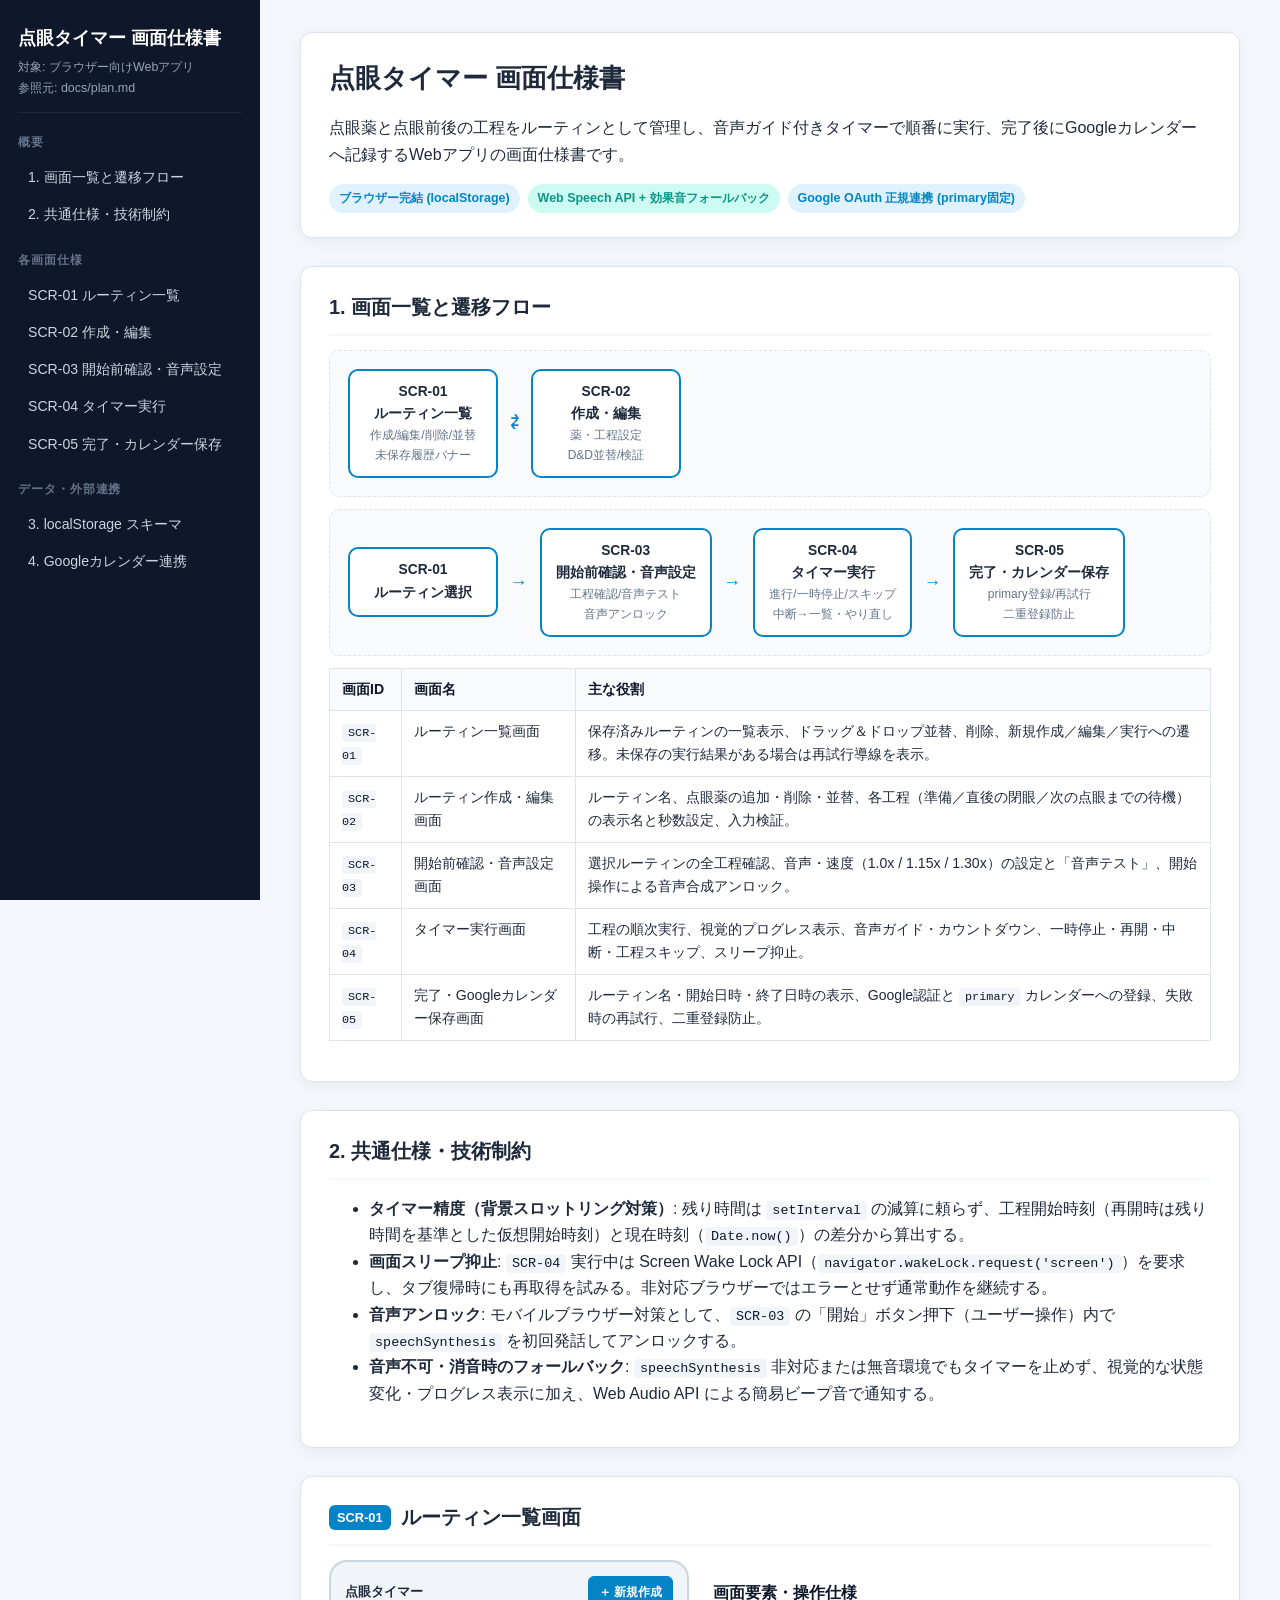
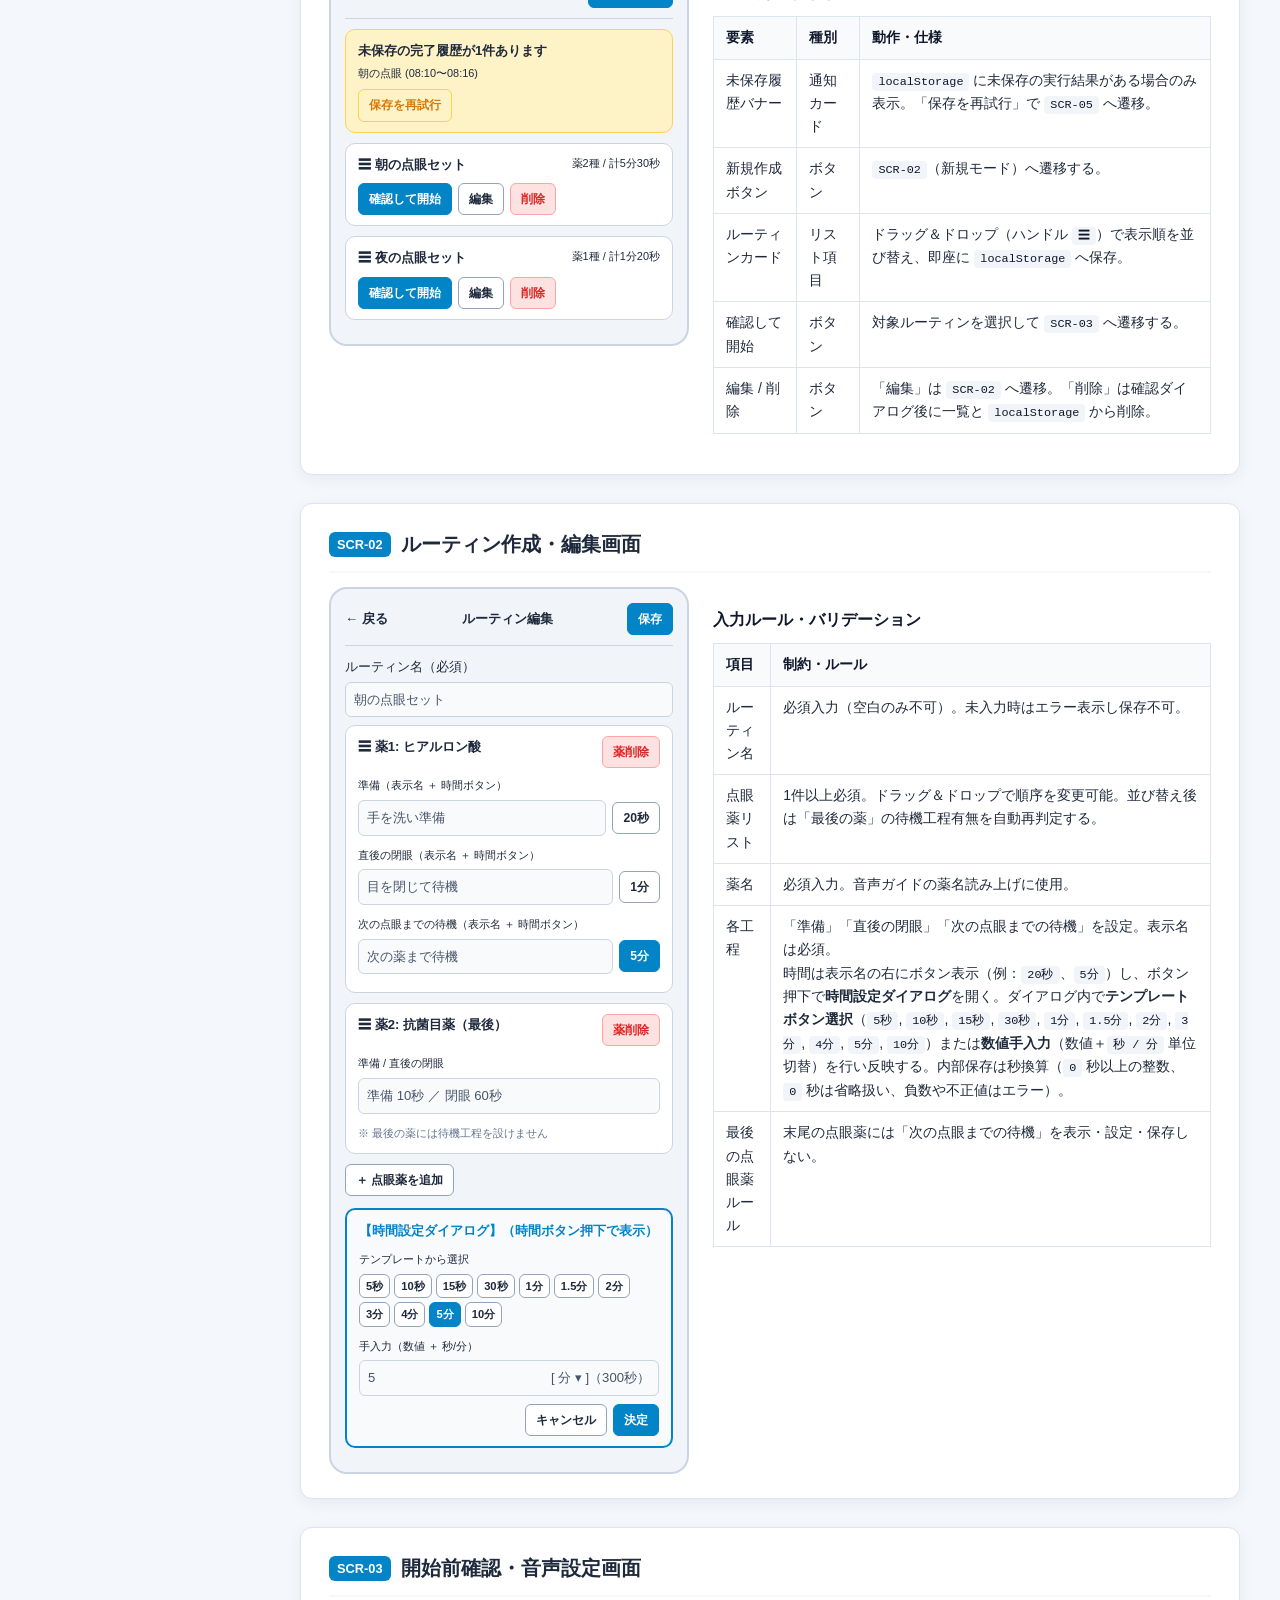
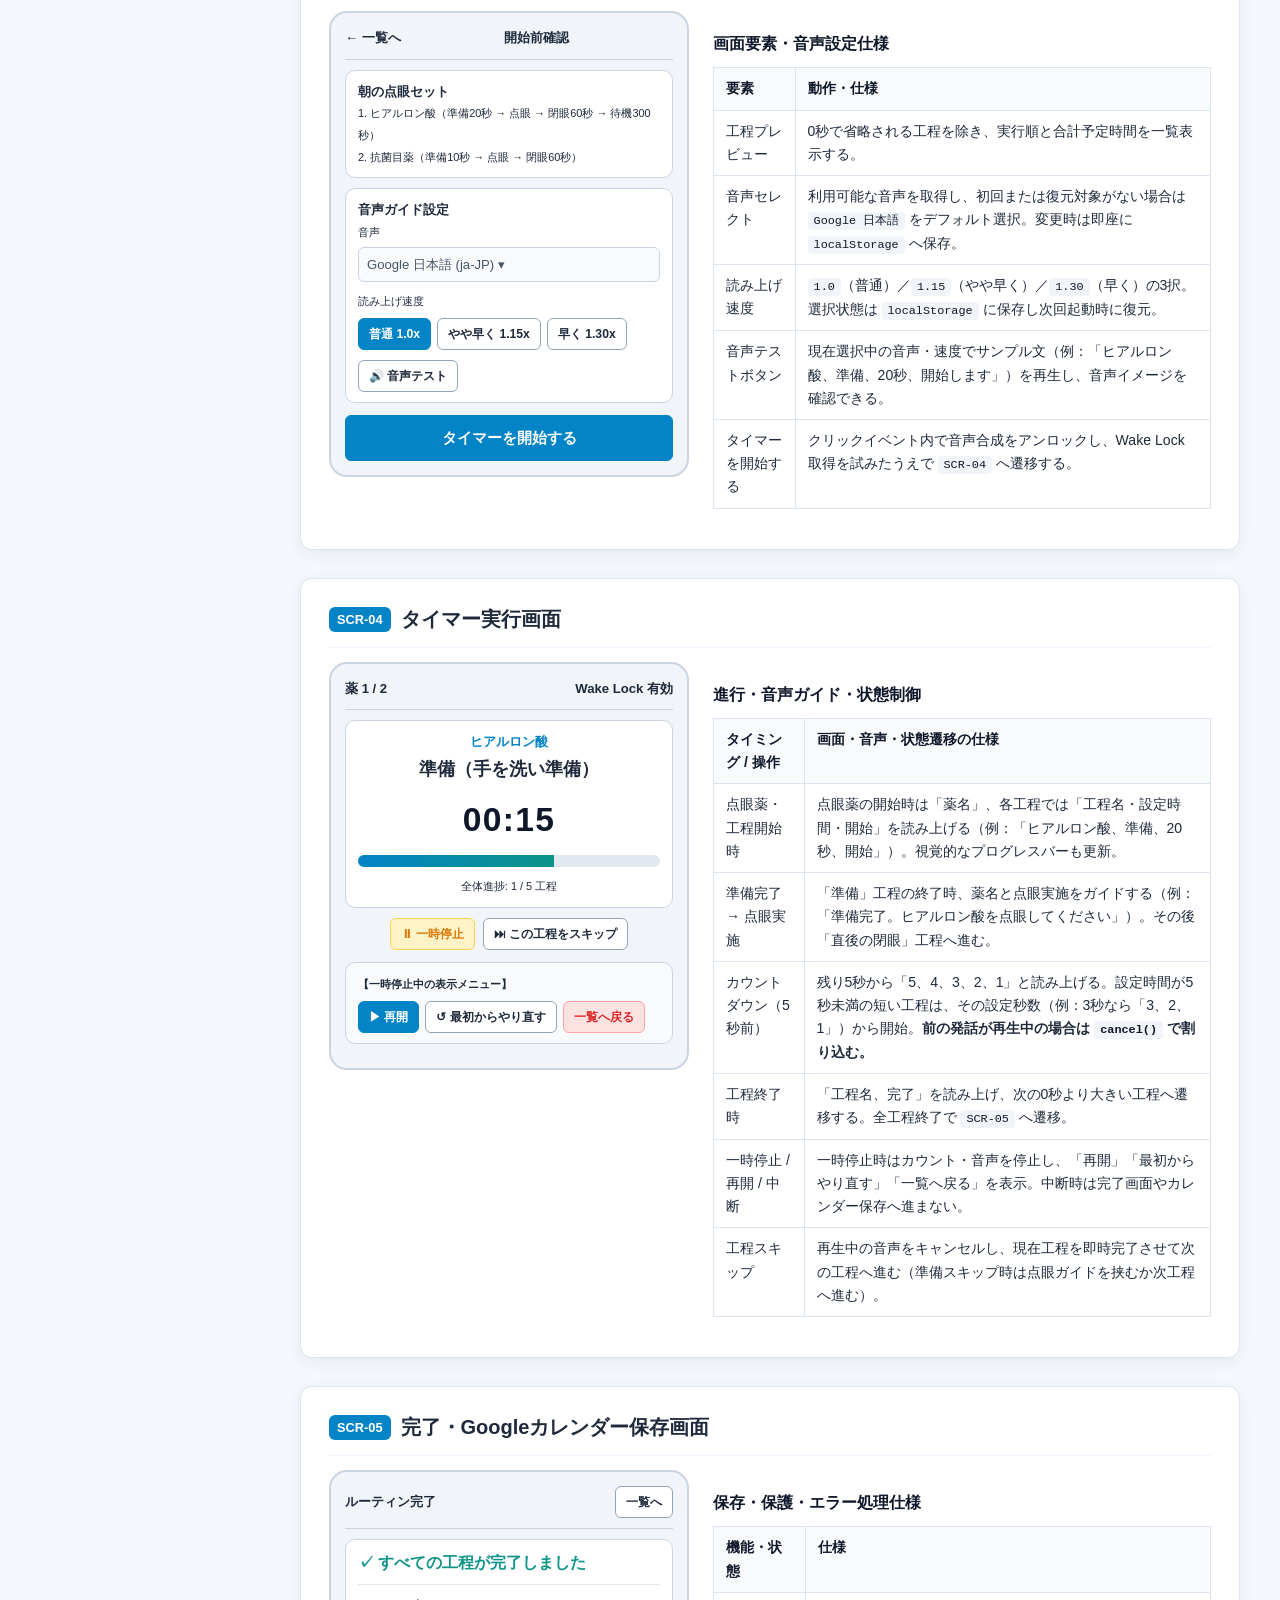
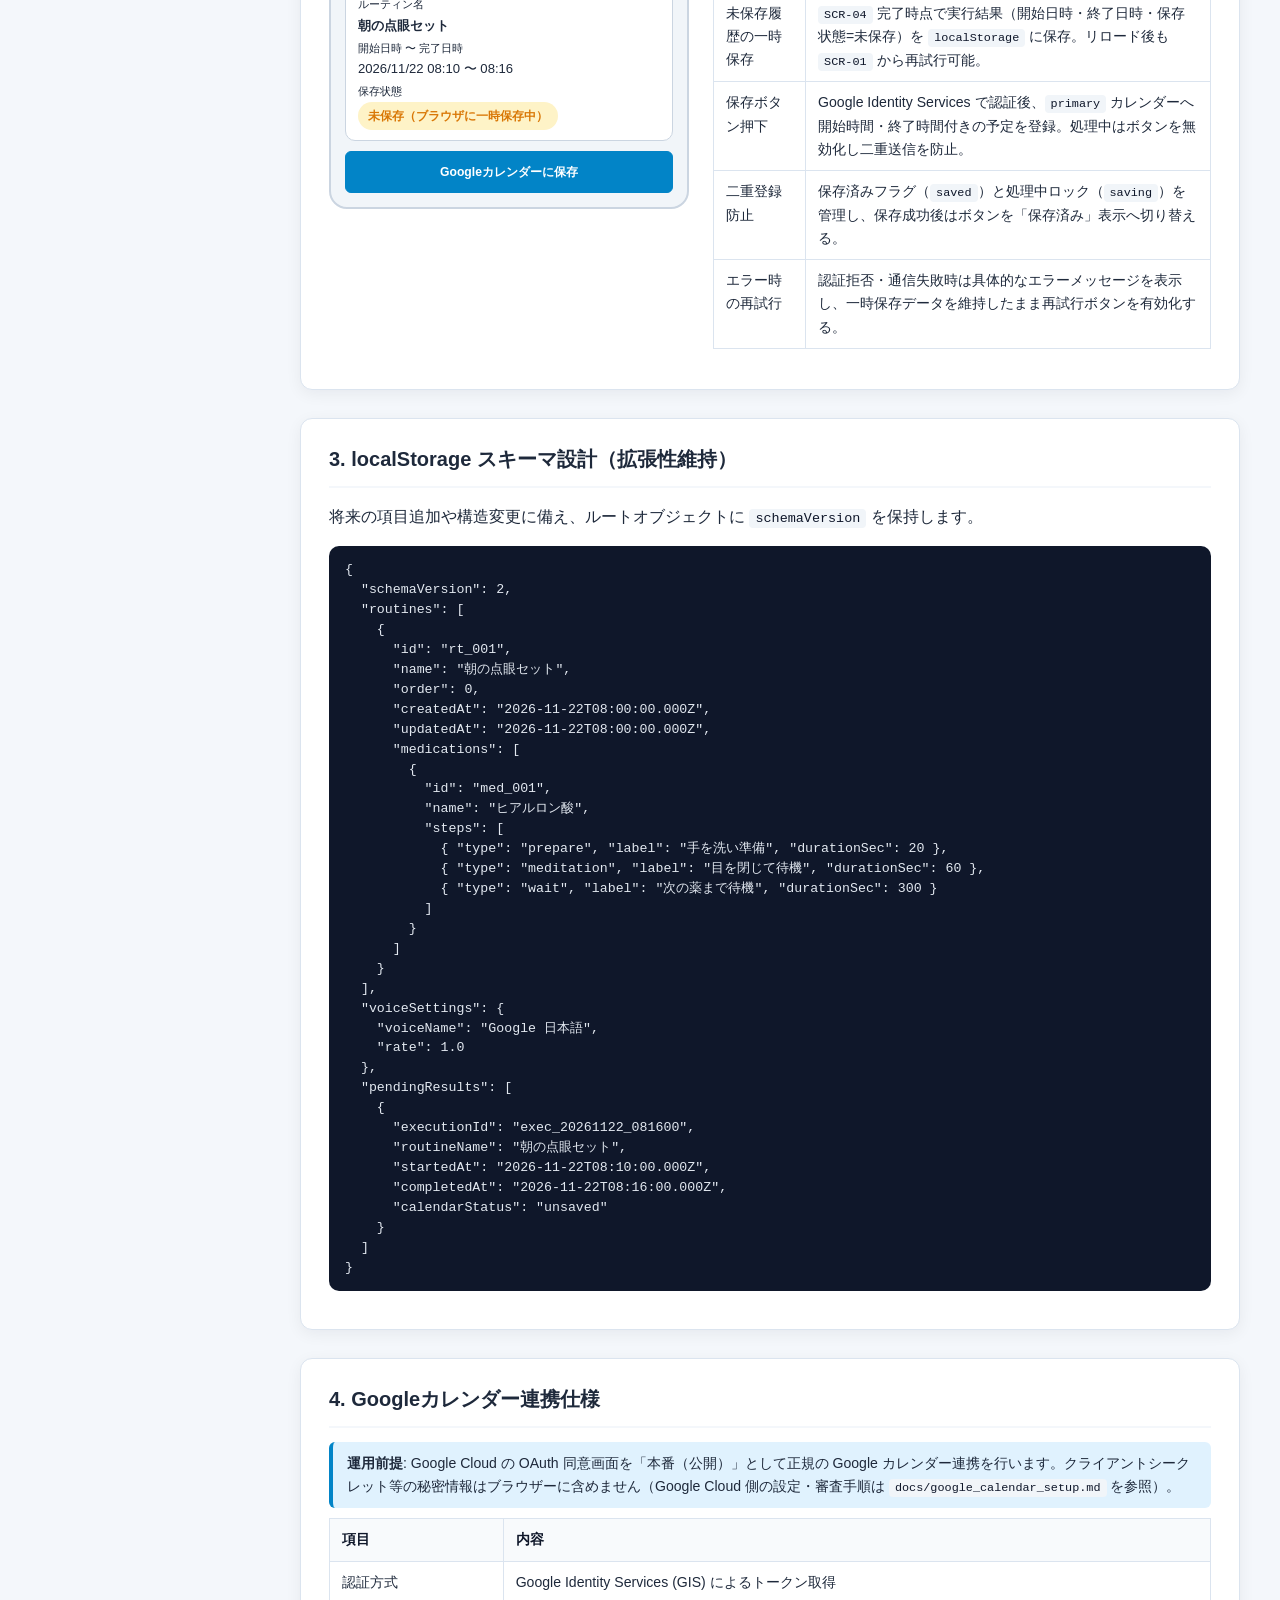
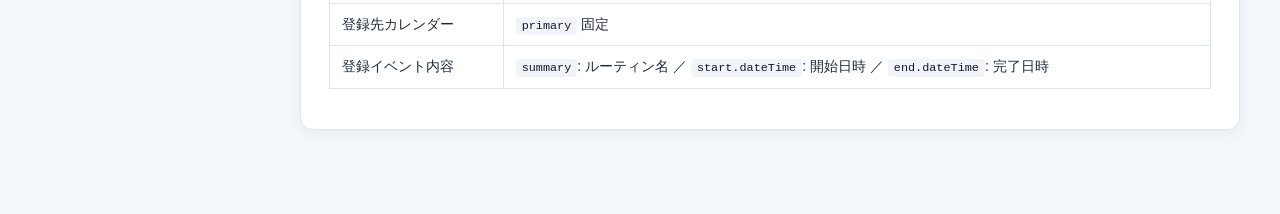
<file: docs/screen_spec.html>
<!DOCTYPE html>
<html lang="ja">
<head>
  <meta charset="UTF-8">
  <meta name="viewport" content="width=device-width, initial-scale=1.0">
  <title>点眼タイマー 画面仕様書</title>
  <style>
    :root {
      --bg: #f4f7fb;
      --surface: #ffffff;
      --surface-alt: #f8fafc;
      --border: #dbe4ef;
      --text: #1e293b;
      --text-muted: #64748b;
      --primary: #0284c7;
      --primary-light: #e0f2fe;
      --accent: #0d9488;
      --accent-light: #ccfbf1;
      --warn: #d97706;
      --warn-light: #fef3c7;
      --danger: #dc2626;
      --danger-light: #fee2e2;
      --radius: 12px;
      --shadow: 0 4px 16px rgba(15, 23, 42, 0.06);
    }

    * {
      box-sizing: border-box;
    }

    body {
      margin: 0;
      font-family: "Segoe UI", "Hiragino Kaku Gothic ProN", "Yu Gothic UI", Meiryo, sans-serif;
      background: var(--bg);
      color: var(--text);
      line-height: 1.65;
    }

    /* レイアウト */
    .layout {
      display: grid;
      grid-template-columns: 260px 1fr;
      min-height: 100vh;
    }

    .sidebar {
      position: sticky;
      top: 0;
      height: 100vh;
      overflow-y: auto;
      background: #0f172a;
      color: #e2e8f0;
      padding: 24px 18px;
    }

    .sidebar h1 {
      font-size: 1.1rem;
      margin: 0 0 4px;
      color: #ffffff;
    }

    .sidebar .meta {
      font-size: 0.78rem;
      color: #94a3b8;
      margin-bottom: 20px;
      padding-bottom: 14px;
      border-bottom: 1px solid #1e293b;
    }

    .nav-group {
      margin-bottom: 18px;
    }

    .nav-title {
      font-size: 0.72rem;
      text-transform: uppercase;
      letter-spacing: 0.08em;
      color: #64748b;
      margin-bottom: 8px;
      font-weight: 700;
    }

    .sidebar a {
      display: block;
      color: #cbd5e1;
      text-decoration: none;
      font-size: 0.88rem;
      padding: 6px 10px;
      border-radius: 6px;
      margin-bottom: 2px;
      transition: background 0.15s, color 0.15s;
    }

    .sidebar a:hover {
      background: #1e293b;
      color: #ffffff;
    }

    .main {
      padding: 32px 40px 64px;
      max-width: 1180px;
    }

    .doc-header {
      background: var(--surface);
      border: 1px solid var(--border);
      border-radius: var(--radius);
      padding: 24px 28px;
      box-shadow: var(--shadow);
      margin-bottom: 28px;
    }

    .doc-header h2 {
      margin: 0 0 8px;
      font-size: 1.6rem;
    }

    .badges {
      display: flex;
      flex-wrap: wrap;
      gap: 8px;
      margin-top: 12px;
    }

    .badge {
      display: inline-block;
      font-size: 0.78rem;
      font-weight: 600;
      padding: 4px 10px;
      border-radius: 999px;
      background: var(--primary-light);
      color: var(--primary);
    }

    .badge.accent {
      background: var(--accent-light);
      color: var(--accent);
    }

    .badge.warn {
      background: var(--warn-light);
      color: var(--warn);
    }

    section.card {
      background: var(--surface);
      border: 1px solid var(--border);
      border-radius: var(--radius);
      padding: 24px 28px;
      box-shadow: var(--shadow);
      margin-bottom: 28px;
    }

    section.card h3 {
      margin: 0 0 14px;
      font-size: 1.25rem;
      display: flex;
      align-items: center;
      gap: 10px;
      border-bottom: 2px solid var(--bg);
      padding-bottom: 10px;
    }

    .scr-id {
      font-size: 0.8rem;
      background: var(--primary);
      color: #fff;
      padding: 2px 8px;
      border-radius: 6px;
      font-weight: 700;
    }

    h4 {
      margin: 20px 0 10px;
      font-size: 1rem;
      color: #0f172a;
    }

    /* 遷移フロー図 */
    .flow-diagram {
      display: flex;
      flex-wrap: wrap;
      align-items: center;
      gap: 12px;
      padding: 18px;
      background: var(--surface-alt);
      border: 1px dashed var(--border);
      border-radius: 10px;
      margin: 12px 0;
    }

    .flow-node {
      background: var(--surface);
      border: 2px solid var(--primary);
      border-radius: 10px;
      padding: 10px 14px;
      min-width: 150px;
      text-align: center;
      font-size: 0.86rem;
      font-weight: 600;
    }

    .flow-node small {
      display: block;
      font-weight: 400;
      color: var(--text-muted);
      font-size: 0.75rem;
    }

    .flow-arrow {
      font-weight: 700;
      color: var(--primary);
      font-size: 1.1rem;
    }

    /* 2カラム：ワイヤーフレーム + 要点 */
    .spec-grid {
      display: grid;
      grid-template-columns: 360px 1fr;
      gap: 24px;
      align-items: start;
      margin-top: 14px;
    }

    /* スマホ風モック枠 */
    .wireframe {
      background: #f1f5f9;
      border: 2px solid #cbd5e1;
      border-radius: 18px;
      padding: 14px;
      font-size: 0.82rem;
    }

    .wf-bar {
      display: flex;
      justify-content: space-between;
      align-items: center;
      font-weight: 700;
      padding-bottom: 10px;
      margin-bottom: 10px;
      border-bottom: 1px solid #cbd5e1;
    }

    .wf-card {
      background: #ffffff;
      border: 1px solid #cbd5e1;
      border-radius: 10px;
      padding: 10px 12px;
      margin-bottom: 10px;
    }

    .wf-btn {
      display: inline-block;
      padding: 5px 10px;
      border-radius: 6px;
      font-size: 0.76rem;
      font-weight: 600;
      border: 1px solid #94a3b8;
      background: #ffffff;
      color: var(--text);
    }

    .wf-btn.primary {
      background: var(--primary);
      border-color: var(--primary);
      color: #ffffff;
    }

    .wf-btn.danger {
      background: var(--danger-light);
      border-color: #fca5a5;
      color: var(--danger);
    }

    .wf-btn.warn {
      background: var(--warn-light);
      border-color: #fcd34d;
      color: var(--warn);
    }

    .wf-progress {
      height: 12px;
      background: #e2e8f0;
      border-radius: 999px;
      overflow: hidden;
      margin: 8px 0;
    }

    .wf-progress > span {
      display: block;
      height: 100%;
      width: 65%;
      background: linear-gradient(90deg, var(--primary), var(--accent));
    }

    .wf-timer {
      font-size: 2.1rem;
      font-weight: 800;
      text-align: center;
      letter-spacing: 0.04em;
      margin: 8px 0;
      color: #0f172a;
    }

    .wf-input {
      background: #f8fafc;
      border: 1px solid #cbd5e1;
      border-radius: 6px;
      padding: 6px 8px;
      margin: 4px 0 8px;
      color: #475569;
    }

    /* テーブル */
    table {
      width: 100%;
      border-collapse: collapse;
      margin: 10px 0 16px;
      font-size: 0.88rem;
    }

    th, td {
      border: 1px solid var(--border);
      padding: 9px 12px;
      text-align: left;
      vertical-align: top;
    }

    th {
      background: var(--surface-alt);
      font-weight: 700;
      color: #0f172a;
    }

    code {
      background: #f1f5f9;
      padding: 2px 6px;
      border-radius: 4px;
      font-family: Consolas, Monaco, monospace;
      font-size: 0.84em;
      color: #0f172a;
    }

    pre {
      background: #0f172a;
      color: #e2e8f0;
      padding: 14px 16px;
      border-radius: 10px;
      overflow-x: auto;
      font-size: 0.83rem;
      line-height: 1.5;
    }

    .note {
      background: var(--primary-light);
      border-left: 4px solid var(--primary);
      padding: 10px 14px;
      border-radius: 6px;
      font-size: 0.88rem;
      margin: 10px 0;
    }

    .note.warn {
      background: var(--warn-light);
      border-left-color: var(--warn);
    }

    @media (max-width: 960px) {
      .layout {
        grid-template-columns: 1fr;
      }
      .sidebar {
        position: static;
        height: auto;
      }
      .main {
        padding: 20px 16px 48px;
      }
      .spec-grid {
        grid-template-columns: 1fr;
      }
    }
  </style>
</head>
<body>
  <div class="layout">
    <aside class="sidebar">
      <h1>点眼タイマー 画面仕様書</h1>
      <div class="meta">
        対象: ブラウザー向けWebアプリ<br>
        参照元: docs/plan.md
      </div>

      <div class="nav-group">
        <div class="nav-title">概要</div>
        <a href="#overview">1. 画面一覧と遷移フロー</a>
        <a href="#common-rules">2. 共通仕様・技術制約</a>
      </div>

      <div class="nav-group">
        <div class="nav-title">各画面仕様</div>
        <a href="#scr-01">SCR-01 ルーティン一覧</a>
        <a href="#scr-02">SCR-02 作成・編集</a>
        <a href="#scr-03">SCR-03 開始前確認・音声設定</a>
        <a href="#scr-04">SCR-04 タイマー実行</a>
        <a href="#scr-05">SCR-05 完了・カレンダー保存</a>
      </div>

      <div class="nav-group">
        <div class="nav-title">データ・外部連携</div>
        <a href="#storage-schema">3. localStorage スキーマ</a>
        <a href="#calendar-api">4. Googleカレンダー連携</a>
      </div>
    </aside>

    <main class="main">
      <div class="doc-header">
        <h2>点眼タイマー 画面仕様書</h2>
        <p>
          点眼薬と点眼前後の工程をルーティンとして管理し、音声ガイド付きタイマーで順番に実行、完了後にGoogleカレンダーへ記録するWebアプリの画面仕様書です。
        </p>
        <div class="badges">
          <span class="badge">ブラウザー完結 (localStorage)</span>
          <span class="badge accent">Web Speech API + 効果音フォールバック</span>
          <span class="badge">Google OAuth 正規連携 (primary固定)</span>
        </div>
      </div>

      <!-- 1. 概要・遷移図 -->
      <section id="overview" class="card">
        <h3>1. 画面一覧と遷移フロー</h3>
        <div class="flow-diagram">
          <div class="flow-node">SCR-01<br>ルーティン一覧<small>作成/編集/削除/並替<br>未保存履歴バナー</small></div>
          <span class="flow-arrow">⇄</span>
          <div class="flow-node">SCR-02<br>作成・編集<small>薬・工程設定<br>D&amp;D並替/検証</small></div>
        </div>
        <div class="flow-diagram">
          <div class="flow-node">SCR-01<br>ルーティン選択</div>
          <span class="flow-arrow">→</span>
          <div class="flow-node">SCR-03<br>開始前確認・音声設定<small>工程確認/音声テスト<br>音声アンロック</small></div>
          <span class="flow-arrow">→</span>
          <div class="flow-node">SCR-04<br>タイマー実行<small>進行/一時停止/スキップ<br>中断→一覧・やり直し</small></div>
          <span class="flow-arrow">→</span>
          <div class="flow-node">SCR-05<br>完了・カレンダー保存<small>primary登録/再試行<br>二重登録防止</small></div>
        </div>

        <table>
          <thead>
            <tr>
              <th>画面ID</th>
              <th>画面名</th>
              <th>主な役割</th>
            </tr>
          </thead>
          <tbody>
            <tr>
              <td><code>SCR-01</code></td>
              <td>ルーティン一覧画面</td>
              <td>保存済みルーティンの一覧表示、ドラッグ＆ドロップ並替、削除、新規作成／編集／実行への遷移。未保存の実行結果がある場合は再試行導線を表示。</td>
            </tr>
            <tr>
              <td><code>SCR-02</code></td>
              <td>ルーティン作成・編集画面</td>
              <td>ルーティン名、点眼薬の追加・削除・並替、各工程（準備／直後の閉眼／次の点眼までの待機）の表示名と秒数設定、入力検証。</td>
            </tr>
            <tr>
              <td><code>SCR-03</code></td>
              <td>開始前確認・音声設定画面</td>
              <td>選択ルーティンの全工程確認、音声・速度（1.0x / 1.15x / 1.30x）の設定と「音声テスト」、開始操作による音声合成アンロック。</td>
            </tr>
            <tr>
              <td><code>SCR-04</code></td>
              <td>タイマー実行画面</td>
              <td>工程の順次実行、視覚的プログレス表示、音声ガイド・カウントダウン、一時停止・再開・中断・工程スキップ、スリープ抑止。</td>
            </tr>
            <tr>
              <td><code>SCR-05</code></td>
              <td>完了・Googleカレンダー保存画面</td>
              <td>ルーティン名・開始日時・終了日時の表示、Google認証と <code>primary</code> カレンダーへの登録、失敗時の再試行、二重登録防止。</td>
            </tr>
          </tbody>
        </table>
      </section>

      <!-- 2. 共通仕様 -->
      <section id="common-rules" class="card">
        <h3>2. 共通仕様・技術制約</h3>
        <ul>
          <li><strong>タイマー精度（背景スロットリング対策）</strong>: 残り時間は <code>setInterval</code> の減算に頼らず、工程開始時刻（再開時は残り時間を基準とした仮想開始時刻）と現在時刻（<code>Date.now()</code>）の差分から算出する。</li>
          <li><strong>画面スリープ抑止</strong>: <code>SCR-04</code> 実行中は Screen Wake Lock API（<code>navigator.wakeLock.request('screen')</code>）を要求し、タブ復帰時にも再取得を試みる。非対応ブラウザーではエラーとせず通常動作を継続する。</li>
          <li><strong>音声アンロック</strong>: モバイルブラウザー対策として、<code>SCR-03</code> の「開始」ボタン押下（ユーザー操作）内で <code>speechSynthesis</code> を初回発話してアンロックする。</li>
          <li><strong>音声不可・消音時のフォールバック</strong>: <code>speechSynthesis</code> 非対応または無音環境でもタイマーを止めず、視覚的な状態変化・プログレス表示に加え、Web Audio API による簡易ビープ音で通知する。</li>
        </ul>
      </section>

      <!-- SCR-01 -->
      <section id="scr-01" class="card">
        <h3><span class="scr-id">SCR-01</span> ルーティン一覧画面</h3>
        <div class="spec-grid">
          <div class="wireframe">
            <div class="wf-bar">
              <span>点眼タイマー</span>
              <span class="wf-btn primary">＋ 新規作成</span>
            </div>
            <div class="wf-card" style="background:#fef3c7; border-color:#fcd34d;">
              <strong>未保存の完了履歴が1件あります</strong><br>
              <small>朝の点眼 (08:10〜08:16)</small><br>
              <span class="wf-btn warn" style="margin-top:6px;">保存を再試行</span>
            </div>
            <div class="wf-card">
              <div style="display:flex; justify-content:space-between;">
                <strong>☰ 朝の点眼セット</strong>
                <small>薬2種 / 計5分30秒</small>
              </div>
              <div style="margin-top:8px; display:flex; gap:6px; flex-wrap:wrap;">
                <span class="wf-btn primary">確認して開始</span>
                <span class="wf-btn">編集</span>
                <span class="wf-btn danger">削除</span>
              </div>
            </div>
            <div class="wf-card">
              <div style="display:flex; justify-content:space-between;">
                <strong>☰ 夜の点眼セット</strong>
                <small>薬1種 / 計1分20秒</small>
              </div>
              <div style="margin-top:8px; display:flex; gap:6px; flex-wrap:wrap;">
                <span class="wf-btn primary">確認して開始</span>
                <span class="wf-btn">編集</span>
                <span class="wf-btn danger">削除</span>
              </div>
            </div>
          </div>

          <div>
            <h4>画面要素・操作仕様</h4>
            <table>
              <thead>
                <tr>
                  <th>要素</th>
                  <th>種別</th>
                  <th>動作・仕様</th>
                </tr>
              </thead>
              <tbody>
                <tr>
                  <td>未保存履歴バナー</td>
                  <td>通知カード</td>
                  <td><code>localStorage</code> に未保存の実行結果がある場合のみ表示。「保存を再試行」で <code>SCR-05</code> へ遷移。</td>
                </tr>
                <tr>
                  <td>新規作成ボタン</td>
                  <td>ボタン</td>
                  <td><code>SCR-02</code>（新規モード）へ遷移する。</td>
                </tr>
                <tr>
                  <td>ルーティンカード</td>
                  <td>リスト項目</td>
                  <td>ドラッグ＆ドロップ（ハンドル <code>☰</code>）で表示順を並び替え、即座に <code>localStorage</code> へ保存。</td>
                </tr>
                <tr>
                  <td>確認して開始</td>
                  <td>ボタン</td>
                  <td>対象ルーティンを選択して <code>SCR-03</code> へ遷移する。</td>
                </tr>
                <tr>
                  <td>編集 / 削除</td>
                  <td>ボタン</td>
                  <td>「編集」は <code>SCR-02</code> へ遷移。「削除」は確認ダイアログ後に一覧と <code>localStorage</code> から削除。</td>
                </tr>
              </tbody>
            </table>
          </div>
        </div>
      </section>

      <!-- SCR-02 -->
      <section id="scr-02" class="card">
        <h3><span class="scr-id">SCR-02</span> ルーティン作成・編集画面</h3>
        <div class="spec-grid">
          <div class="wireframe">
            <div class="wf-bar">
              <span>← 戻る</span>
              <span>ルーティン編集</span>
              <span class="wf-btn primary">保存</span>
            </div>
            <div>ルーティン名（必須）</div>
            <div class="wf-input">朝の点眼セット</div>

            <div class="wf-card">
              <div style="display:flex; justify-content:space-between; margin-bottom:6px;">
                <strong>☰ 薬1: ヒアルロン酸</strong>
                <span class="wf-btn danger">薬削除</span>
              </div>
              <small>準備（表示名 ＋ 時間ボタン）</small>
              <div style="display:flex; gap:6px; align-items:center; margin:4px 0 8px;">
                <div class="wf-input" style="flex:1; margin:0;">手を洗い準備</div>
                <span class="wf-btn">20秒</span>
              </div>
              <small>直後の閉眼（表示名 ＋ 時間ボタン）</small>
              <div style="display:flex; gap:6px; align-items:center; margin:4px 0 8px;">
                <div class="wf-input" style="flex:1; margin:0;">目を閉じて待機</div>
                <span class="wf-btn">1分</span>
              </div>
              <small>次の点眼までの待機（表示名 ＋ 時間ボタン）</small>
              <div style="display:flex; gap:6px; align-items:center; margin:4px 0 8px;">
                <div class="wf-input" style="flex:1; margin:0;">次の薬まで待機</div>
                <span class="wf-btn primary">5分</span>
              </div>
            </div>

            <div class="wf-card">
              <div style="display:flex; justify-content:space-between; margin-bottom:6px;">
                <strong>☰ 薬2: 抗菌目薬（最後）</strong>
                <span class="wf-btn danger">薬削除</span>
              </div>
              <small>準備 / 直後の閉眼</small>
              <div class="wf-input">準備 10秒 ／ 閉眼 60秒</div>
              <small style="color:#64748b;">※ 最後の薬には待機工程を設けません</small>
            </div>
            <span class="wf-btn">＋ 点眼薬を追加</span>

            <div class="wf-card" style="margin-top:12px; border:2px solid var(--primary); background:#f8fafc;">
              <div style="font-weight:700; margin-bottom:6px; color:var(--primary);">【時間設定ダイアログ】（時間ボタン押下で表示）</div>
              <small>テンプレートから選択</small>
              <div style="display:flex; flex-wrap:wrap; gap:4px; margin:4px 0 8px;">
                <span class="wf-btn" style="padding:2px 6px; font-size:0.7rem;">5秒</span>
                <span class="wf-btn" style="padding:2px 6px; font-size:0.7rem;">10秒</span>
                <span class="wf-btn" style="padding:2px 6px; font-size:0.7rem;">15秒</span>
                <span class="wf-btn" style="padding:2px 6px; font-size:0.7rem;">30秒</span>
                <span class="wf-btn" style="padding:2px 6px; font-size:0.7rem;">1分</span>
                <span class="wf-btn" style="padding:2px 6px; font-size:0.7rem;">1.5分</span>
                <span class="wf-btn" style="padding:2px 6px; font-size:0.7rem;">2分</span>
                <span class="wf-btn" style="padding:2px 6px; font-size:0.7rem;">3分</span>
                <span class="wf-btn" style="padding:2px 6px; font-size:0.7rem;">4分</span>
                <span class="wf-btn primary" style="padding:2px 6px; font-size:0.7rem;">5分</span>
                <span class="wf-btn" style="padding:2px 6px; font-size:0.7rem;">10分</span>
              </div>
              <small>手入力（数値 ＋ 秒/分）</small>
              <div class="wf-input" style="display:flex; justify-content:space-between; margin-bottom:8px;">
                <span>5</span>
                <span>[ 分 ▾ ]（300秒）</span>
              </div>
              <div style="display:flex; justify-content:flex-end; gap:6px;">
                <span class="wf-btn">キャンセル</span>
                <span class="wf-btn primary">決定</span>
              </div>
            </div>
          </div>

          <div>
            <h4>入力ルール・バリデーション</h4>
            <table>
              <thead>
                <tr>
                  <th>項目</th>
                  <th>制約・ルール</th>
                </tr>
              </thead>
              <tbody>
                <tr>
                  <td>ルーティン名</td>
                  <td>必須入力（空白のみ不可）。未入力時はエラー表示し保存不可。</td>
                </tr>
                <tr>
                  <td>点眼薬リスト</td>
                  <td>1件以上必須。ドラッグ＆ドロップで順序を変更可能。並び替え後は「最後の薬」の待機工程有無を自動再判定する。</td>
                </tr>
                <tr>
                  <td>薬名</td>
                  <td>必須入力。音声ガイドの薬名読み上げに使用。</td>
                </tr>
                <tr>
                  <td>各工程</td>
                  <td>「準備」「直後の閉眼」「次の点眼までの待機」を設定。表示名は必須。<br>時間は表示名の右にボタン表示（例：<code>20秒</code>、<code>5分</code>）し、ボタン押下で<strong>時間設定ダイアログ</strong>を開く。ダイアログ内で<strong>テンプレートボタン選択</strong>（<code>5秒</code>, <code>10秒</code>, <code>15秒</code>, <code>30秒</code>, <code>1分</code>, <code>1.5分</code>, <code>2分</code>, <code>3分</code>, <code>4分</code>, <code>5分</code>, <code>10分</code>）または<strong>数値手入力</strong>（数値＋<code>秒 / 分</code> 単位切替）を行い反映する。内部保存は秒換算（<code>0</code> 秒以上の整数、<code>0</code> 秒は省略扱い、負数や不正値はエラー）。</td>
                </tr>
                <tr>
                  <td>最後の点眼薬ルール</td>
                  <td>末尾の点眼薬には「次の点眼までの待機」を表示・設定・保存しない。</td>
                </tr>
              </tbody>
            </table>
          </div>
        </div>
      </section>

      <!-- SCR-03 -->
      <section id="scr-03" class="card">
        <h3><span class="scr-id">SCR-03</span> 開始前確認・音声設定画面</h3>
        <div class="spec-grid">
          <div class="wireframe">
            <div class="wf-bar">
              <span>← 一覧へ</span>
              <span>開始前確認</span>
              <span></span>
            </div>
            <div class="wf-card">
              <strong>朝の点眼セット</strong><br>
              <small>1. ヒアルロン酸（準備20秒 → 点眼 → 閉眼60秒 → 待機300秒）</small><br>
              <small>2. 抗菌目薬（準備10秒 → 点眼 → 閉眼60秒）</small>
            </div>
            <div class="wf-card">
              <strong>音声ガイド設定</strong><br>
              <small>音声</small>
              <div class="wf-input">Google 日本語 (ja-JP) ▾</div>
              <small>読み上げ速度</small>
              <div style="display:flex; gap:6px; margin:6px 0 10px;">
                <span class="wf-btn primary">普通 1.0x</span>
                <span class="wf-btn">やや早く 1.15x</span>
                <span class="wf-btn">早く 1.30x</span>
              </div>
              <span class="wf-btn">🔊 音声テスト</span>
            </div>
            <div style="text-align:center; margin-top:12px;">
              <span class="wf-btn primary" style="width:100%; padding:10px; font-size:0.92rem;">タイマーを開始する</span>
            </div>
          </div>

          <div>
            <h4>画面要素・音声設定仕様</h4>
            <table>
              <thead>
                <tr>
                  <th>要素</th>
                  <th>動作・仕様</th>
                </tr>
              </thead>
              <tbody>
                <tr>
                  <td>工程プレビュー</td>
                  <td>0秒で省略される工程を除き、実行順と合計予定時間を一覧表示する。</td>
                </tr>
                <tr>
                  <td>音声セレクト</td>
                  <td>利用可能な音声を取得し、初回または復元対象がない場合は <code>Google 日本語</code> をデフォルト選択。変更時は即座に <code>localStorage</code> へ保存。</td>
                </tr>
                <tr>
                  <td>読み上げ速度</td>
                  <td><code>1.0</code>（普通）／<code>1.15</code>（やや早く）／<code>1.30</code>（早く）の3択。選択状態は <code>localStorage</code> に保存し次回起動時に復元。</td>
                </tr>
                <tr>
                  <td>音声テストボタン</td>
                  <td>現在選択中の音声・速度でサンプル文（例：「ヒアルロン酸、準備、20秒、開始します」）を再生し、音声イメージを確認できる。</td>
                </tr>
                <tr>
                  <td>タイマーを開始する</td>
                  <td>クリックイベント内で音声合成をアンロックし、Wake Lock 取得を試みたうえで <code>SCR-04</code> へ遷移する。</td>
                </tr>
              </tbody>
            </table>
          </div>
        </div>
      </section>

      <!-- SCR-04 -->
      <section id="scr-04" class="card">
        <h3><span class="scr-id">SCR-04</span> タイマー実行画面</h3>
        <div class="spec-grid">
          <div class="wireframe">
            <div class="wf-bar">
              <span>薬 1 / 2</span>
              <span>Wake Lock 有効</span>
            </div>
            <div class="wf-card" style="text-align:center;">
              <div style="color:var(--primary); font-weight:700;">ヒアルロン酸</div>
              <div style="font-size:1.1rem; font-weight:700; margin-top:2px;">準備（手を洗い準備）</div>
              <div class="wf-timer">00:15</div>
              <div class="wf-progress"><span></span></div>
              <small>全体進捗: 1 / 5 工程</small>
            </div>
            <div style="display:flex; gap:8px; justify-content:center; margin-top:10px;">
              <span class="wf-btn warn">⏸ 一時停止</span>
              <span class="wf-btn">⏭ この工程をスキップ</span>
            </div>
            <div class="wf-card" style="margin-top:12px; background:#f8fafc;">
              <small><strong>【一時停止中の表示メニュー】</strong></small><br>
              <div style="display:flex; gap:6px; margin-top:6px; flex-wrap:wrap;">
                <span class="wf-btn primary">▶ 再開</span>
                <span class="wf-btn">↺ 最初からやり直す</span>
                <span class="wf-btn danger">一覧へ戻る</span>
              </div>
            </div>
          </div>

          <div>
            <h4>進行・音声ガイド・状態制御</h4>
            <table>
              <thead>
                <tr>
                  <th>タイミング / 操作</th>
                  <th>画面・音声・状態遷移の仕様</th>
                </tr>
              </thead>
              <tbody>
                <tr>
                  <td>点眼薬・工程開始時</td>
                  <td>点眼薬の開始時は「薬名」、各工程では「工程名・設定時間・開始」を読み上げる（例：「ヒアルロン酸、準備、20秒、開始」）。視覚的なプログレスバーも更新。</td>
                </tr>
                <tr>
                  <td>準備完了 → 点眼実施</td>
                  <td>「準備」工程の終了時、薬名と点眼実施をガイドする（例：「準備完了。ヒアルロン酸を点眼してください」）。その後「直後の閉眼」工程へ進む。</td>
                </tr>
                <tr>
                  <td>カウントダウン（5秒前）</td>
                  <td>残り5秒から「5、4、3、2、1」と読み上げる。設定時間が5秒未満の短い工程は、その設定秒数（例：3秒なら「3、2、1」）から開始。<strong>前の発話が再生中の場合は <code>cancel()</code> で割り込む。</strong></td>
                </tr>
                <tr>
                  <td>工程終了時</td>
                  <td>「工程名、完了」を読み上げ、次の0秒より大きい工程へ遷移する。全工程終了で <code>SCR-05</code> へ遷移。</td>
                </tr>
                <tr>
                  <td>一時停止 / 再開 / 中断</td>
                  <td>一時停止時はカウント・音声を停止し、「再開」「最初からやり直す」「一覧へ戻る」を表示。中断時は完了画面やカレンダー保存へ進まない。</td>
                </tr>
                <tr>
                  <td>工程スキップ</td>
                  <td>再生中の音声をキャンセルし、現在工程を即時完了させて次の工程へ進む（準備スキップ時は点眼ガイドを挟むか次工程へ進む）。</td>
                </tr>
              </tbody>
            </table>
          </div>
        </div>
      </section>

      <!-- SCR-05 -->
      <section id="scr-05" class="card">
        <h3><span class="scr-id">SCR-05</span> 完了・Googleカレンダー保存画面</h3>
        <div class="spec-grid">
          <div class="wireframe">
            <div class="wf-bar">
              <span>ルーティン完了</span>
              <span class="wf-btn">一覧へ</span>
            </div>
            <div class="wf-card">
              <div style="font-weight:700; font-size:1rem; color:var(--accent);">✓ すべての工程が完了しました</div>
              <hr style="border:none; border-top:1px solid #e2e8f0; margin:8px 0;">
              <small>ルーティン名</small>
              <div><strong>朝の点眼セット</strong></div>
              <small>開始日時 〜 完了日時</small>
              <div>2026/11/22 08:10 〜 08:16</div>
              <small>保存状態</small>
              <div><span class="badge warn">未保存（ブラウザに一時保存中）</span></div>
            </div>
            <div style="text-align:center; margin-top:10px;">
              <span class="wf-btn primary" style="width:100%; padding:10px;">Googleカレンダーに保存</span>
            </div>
          </div>

          <div>
            <h4>保存・保護・エラー処理仕様</h4>
            <table>
              <thead>
                <tr>
                  <th>機能・状態</th>
                  <th>仕様</th>
                </tr>
              </thead>
              <tbody>
                <tr>
                  <td>未保存履歴の一時保存</td>
                  <td><code>SCR-04</code> 完了時点で実行結果（開始日時・終了日時・保存状態=未保存）を <code>localStorage</code> に保存。リロード後も <code>SCR-01</code> から再試行可能。</td>
                </tr>
                <tr>
                  <td>保存ボタン押下</td>
                  <td>Google Identity Services で認証後、<code>primary</code> カレンダーへ開始時間・終了時間付きの予定を登録。処理中はボタンを無効化し二重送信を防止。</td>
                </tr>
                <tr>
                  <td>二重登録防止</td>
                  <td>保存済みフラグ（<code>saved</code>）と処理中ロック（<code>saving</code>）を管理し、保存成功後はボタンを「保存済み」表示へ切り替える。</td>
                </tr>
                <tr>
                  <td>エラー時の再試行</td>
                  <td>認証拒否・通信失敗時は具体的なエラーメッセージを表示し、一時保存データを維持したまま再試行ボタンを有効化する。</td>
                </tr>
              </tbody>
            </table>
          </div>
        </div>
      </section>

      <!-- 3. localStorage スキーマ -->
      <section id="storage-schema" class="card">
        <h3>3. localStorage スキーマ設計（拡張性維持）</h3>
        <p>将来の項目追加や構造変更に備え、ルートオブジェクトに <code>schemaVersion</code> を保持します。</p>
        <pre>{
  "schemaVersion": 2,
  "routines": [
    {
      "id": "rt_001",
      "name": "朝の点眼セット",
      "order": 0,
      "createdAt": "2026-11-22T08:00:00.000Z",
      "updatedAt": "2026-11-22T08:00:00.000Z",
      "medications": [
        {
          "id": "med_001",
          "name": "ヒアルロン酸",
          "steps": [
            { "type": "prepare", "label": "手を洗い準備", "durationSec": 20 },
            { "type": "meditation", "label": "目を閉じて待機", "durationSec": 60 },
            { "type": "wait", "label": "次の薬まで待機", "durationSec": 300 }
          ]
        }
      ]
    }
  ],
  "voiceSettings": {
    "voiceName": "Google 日本語",
    "rate": 1.0
  },
  "pendingResults": [
    {
      "executionId": "exec_20261122_081600",
      "routineName": "朝の点眼セット",
      "startedAt": "2026-11-22T08:10:00.000Z",
      "completedAt": "2026-11-22T08:16:00.000Z",
      "calendarStatus": "unsaved"
    }
  ]
}</pre>
      </section>

      <!-- 4. Googleカレンダー連携 -->
      <section id="calendar-api" class="card">
        <h3>4. Googleカレンダー連携仕様</h3>
        <div class="note">
          <strong>運用前提</strong>: Google Cloud の OAuth 同意画面を「本番（公開）」として正規の Google カレンダー連携を行います。クライアントシークレット等の秘密情報はブラウザーに含めません（Google Cloud 側の設定・審査手順は <code>docs/google_calendar_setup.md</code> を参照）。
        </div>
        <table>
          <thead>
            <tr>
              <th>項目</th>
              <th>内容</th>
            </tr>
          </thead>
          <tbody>
            <tr>
              <td>認証方式</td>
              <td>Google Identity Services (GIS) によるトークン取得</td>
            </tr>
            <tr>
              <td>登録先カレンダー</td>
              <td><code>primary</code> 固定</td>
            </tr>
            <tr>
              <td>登録イベント内容</td>
              <td><code>summary</code>: ルーティン名 ／ <code>start.dateTime</code>: 開始日時 ／ <code>end.dateTime</code>: 完了日時</td>
            </tr>
          </tbody>
        </table>
      </section>
    </main>
  </div>
</body>
</html>
</file>
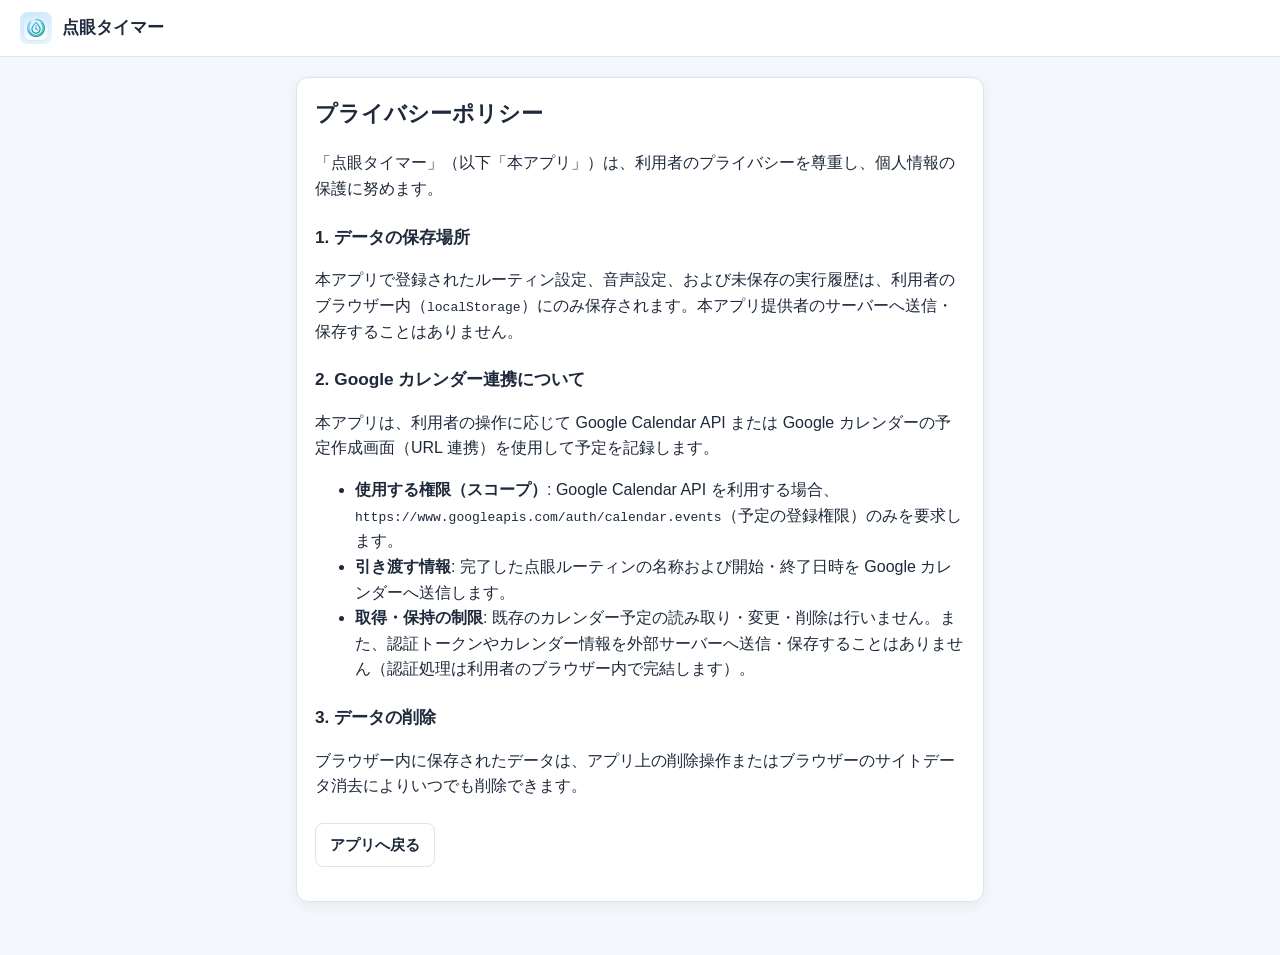
<file: public/privacy.html>
<!DOCTYPE html>
<html lang="ja">
<head>
  <meta charset="UTF-8">
  <meta name="viewport" content="width=device-width, initial-scale=1.0">
  <title>プライバシーポリシー | 点眼タイマー</title>
  <link rel="icon" href="./assets/logo.jpg">
  <link rel="stylesheet" href="./css/style.css">
</head>
<body>
  <div class="app-shell">
    <header class="app-header">
      <div class="brand">
        <img src="./assets/logo.jpg" alt="点眼タイマー ロゴ" class="brand-logo">
        <a href="./index.html" class="brand-name">点眼タイマー</a>
      </div>
    </header>

    <main class="app-main">
      <article class="card legal-doc">
        <h1>プライバシーポリシー</h1>
        <p>「点眼タイマー」（以下「本アプリ」）は、利用者のプライバシーを尊重し、個人情報の保護に努めます。</p>

        <h2>1. データの保存場所</h2>
        <p>本アプリで登録されたルーティン設定、音声設定、および未保存の実行履歴は、利用者のブラウザー内（<code>localStorage</code>）にのみ保存されます。本アプリ提供者のサーバーへ送信・保存することはありません。</p>

        <h2>2. Google カレンダー連携について</h2>
        <p>本アプリは、利用者の操作に応じて Google Calendar API または Google カレンダーの予定作成画面（URL 連携）を使用して予定を記録します。</p>
        <ul>
          <li><strong>使用する権限（スコープ）</strong>: Google Calendar API を利用する場合、<code>https://www.googleapis.com/auth/calendar.events</code>（予定の登録権限）のみを要求します。</li>
          <li><strong>引き渡す情報</strong>: 完了した点眼ルーティンの名称および開始・終了日時を Google カレンダーへ送信します。</li>
          <li><strong>取得・保持の制限</strong>: 既存のカレンダー予定の読み取り・変更・削除は行いません。また、認証トークンやカレンダー情報を外部サーバーへ送信・保存することはありません（認証処理は利用者のブラウザー内で完結します）。</li>
        </ul>

        <h2>3. データの削除</h2>
        <p>ブラウザー内に保存されたデータは、アプリ上の削除操作またはブラウザーのサイトデータ消去によりいつでも削除できます。</p>

        <p style="margin-top: 24px;">
          <a href="./index.html" class="btn btn-secondary">アプリへ戻る</a>
        </p>
      </article>
    </main>
  </div>
</body>
</html>
</file>
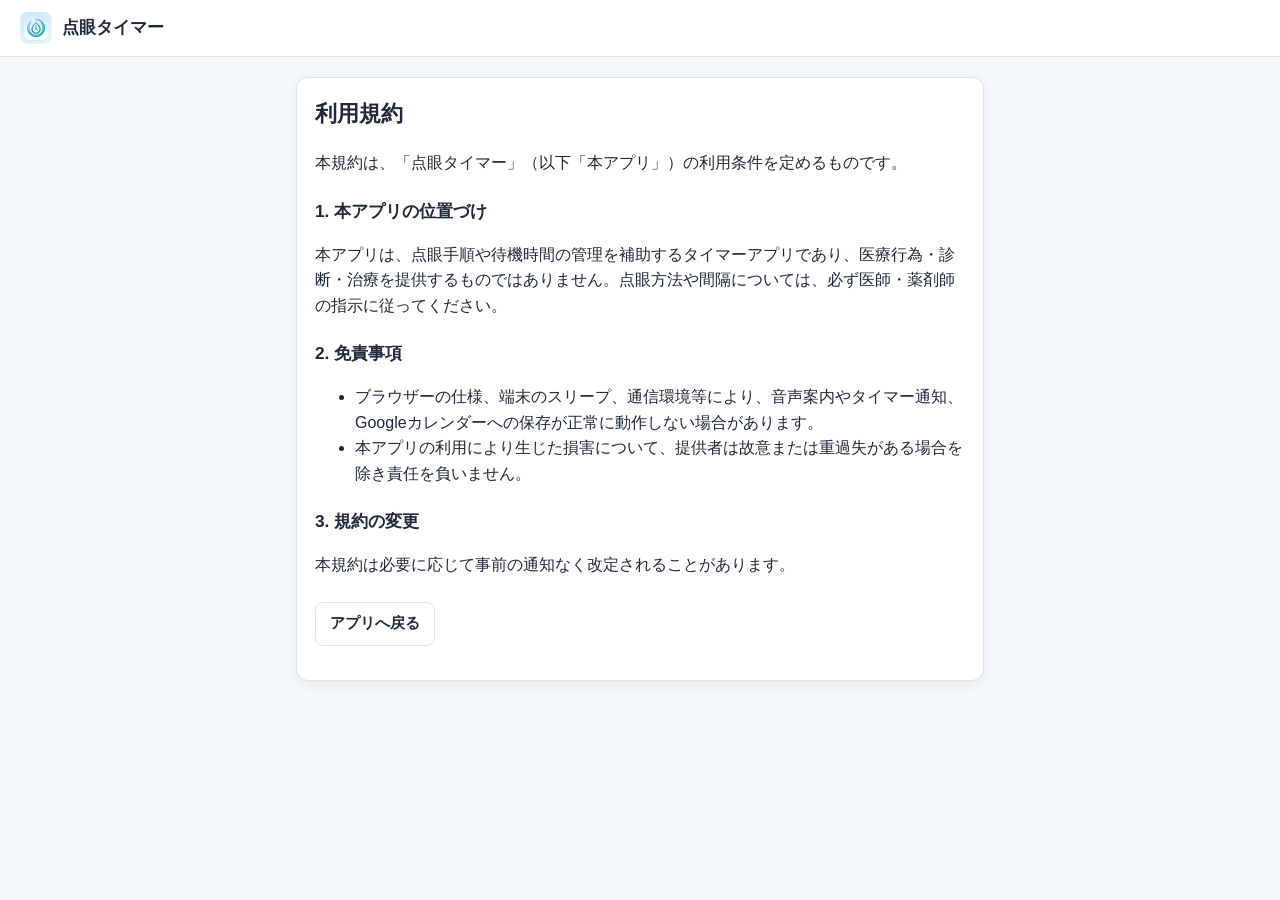
<file: public/terms.html>
<!DOCTYPE html>
<html lang="ja">
<head>
  <meta charset="UTF-8">
  <meta name="viewport" content="width=device-width, initial-scale=1.0">
  <title>利用規約 | 点眼タイマー</title>
  <link rel="icon" href="./assets/logo.jpg">
  <link rel="stylesheet" href="./css/style.css">
</head>
<body>
  <div class="app-shell">
    <header class="app-header">
      <div class="brand">
        <img src="./assets/logo.jpg" alt="点眼タイマー ロゴ" class="brand-logo">
        <a href="./index.html" class="brand-name">点眼タイマー</a>
      </div>
    </header>

    <main class="app-main">
      <article class="card legal-doc">
        <h1>利用規約</h1>
        <p>本規約は、「点眼タイマー」（以下「本アプリ」）の利用条件を定めるものです。</p>

        <h2>1. 本アプリの位置づけ</h2>
        <p>本アプリは、点眼手順や待機時間の管理を補助するタイマーアプリであり、医療行為・診断・治療を提供するものではありません。点眼方法や間隔については、必ず医師・薬剤師の指示に従ってください。</p>

        <h2>2. 免責事項</h2>
        <ul>
          <li>ブラウザーの仕様、端末のスリープ、通信環境等により、音声案内やタイマー通知、Googleカレンダーへの保存が正常に動作しない場合があります。</li>
          <li>本アプリの利用により生じた損害について、提供者は故意または重過失がある場合を除き責任を負いません。</li>
        </ul>

        <h2>3. 規約の変更</h2>
        <p>本規約は必要に応じて事前の通知なく改定されることがあります。</p>

        <p style="margin-top: 24px;">
          <a href="./index.html" class="btn btn-secondary">アプリへ戻る</a>
        </p>
      </article>
    </main>
  </div>
</body>
</html>
</file>
<file: public/css/style.css>
/* ベース変数 */
:root {
  --bg: #f4f7fb;
  --surface: #ffffff;
  --surface-alt: #f8fafc;
  --border: #dbe4ef;
  --text: #1e293b;
  --text-muted: #64748b;
  --primary: #0284c7;
  --primary-hover: #0369a1;
  --accent: #0d9488;
  --warn: #b45309;
  --warn-bg: #fef3c7;
  --warn-border: #fcd34d;
  --danger: #dc2626;
  --danger-bg: #fee2e2;
  --danger-border: #fca5a5;
  --radius: 12px;
  --shadow: 0 4px 14px rgba(15, 23, 42, 0.06);
}

*,
*::before,
*::after {
  box-sizing: border-box;
}

body {
  margin: 0;
  font-family: "Segoe UI", "Hiragino Kaku Gothic ProN", "Yu Gothic UI", Meiryo, sans-serif;
  background: var(--bg);
  color: var(--text);
  line-height: 1.6;
}

.app-shell {
  min-height: 100vh;
  display: flex;
  flex-direction: column;
}

.app-header {
  background: var(--surface);
  border-bottom: 1px solid var(--border);
  padding: 12px 20px;
}

.app-header-inner {
  max-width: 720px;
  margin: 0 auto;
  display: flex;
  align-items: center;
  justify-content: space-between;
  flex-wrap: wrap;
  gap: 10px 12px;
}

.brand {
  display: flex;
  align-items: center;
  gap: 10px;
  min-width: 0;
  flex: 1 1 auto;
}

.btn-install-app {
  border-color: var(--primary);
  color: var(--primary);
  background: #f0f9ff;
  flex-shrink: 0;
}

.btn-install-app:hover {
  background: #e0f2fe;
}

[hidden] {
  display: none !important;
}

.brand-logo {
  width: 32px;
  height: 32px;
  border-radius: 8px;
  object-fit: cover;
  flex-shrink: 0;
}

.brand-name {
  font-weight: 700;
  font-size: 1.05rem;
  color: var(--text);
  text-decoration: none;
  overflow-wrap: anywhere;
}

.app-main {
  flex: 1;
  width: 100%;
  max-width: 720px;
  margin: 0 auto;
  padding: 20px 16px 40px;
}

.app-footer {
  text-align: center;
  padding: 16px;
  font-size: 0.84rem;
  color: var(--text-muted);
  border-top: 1px solid var(--border);
  background: var(--surface);
}

.app-footer a {
  color: var(--text-muted);
  text-decoration: none;
  margin: 0 8px;
}

.app-footer a:hover {
  text-decoration: underline;
  color: var(--primary);
}

/* ビューヘッダー（全画面共通の縦積み構造） */
.view-header {
  display: flex;
  flex-direction: column;
  align-items: stretch;
  gap: 10px;
  margin-bottom: 16px;
}

.view-header-top {
  display: flex;
  align-items: center;
  justify-content: space-between;
  flex-wrap: wrap;
  gap: 8px;
}

.view-header h1 {
  margin: 0;
  font-size: 1.35rem;
  line-height: 1.35;
  overflow-wrap: anywhere;
}

.view-header-meta {
  display: flex;
  flex-wrap: wrap;
  align-items: center;
  gap: 8px;
}

/* 共通カード・ボタン */
.card {
  background: var(--surface);
  border: 1px solid var(--border);
  border-radius: var(--radius);
  padding: 18px;
  box-shadow: var(--shadow);
  margin-bottom: 14px;
}

.btn {
  display: inline-flex;
  align-items: center;
  justify-content: center;
  min-height: 44px;
  padding: 8px 14px;
  border-radius: 8px;
  border: 1px solid var(--border);
  background: var(--surface);
  color: var(--text);
  font-size: 0.95rem;
  font-weight: 600;
  line-height: 1.35;
  text-align: center;
  white-space: normal;
  cursor: pointer;
  text-decoration: none;
  transition: background-color 0.15s, border-color 0.15s;
}

.btn:disabled {
  opacity: 0.45;
  cursor: not-allowed;
}

.btn-sm {
  min-height: 36px;
  padding: 6px 10px;
  font-size: 0.85rem;
}

.btn-block {
  width: 100%;
  padding: 12px 16px;
  font-size: 1rem;
}

.btn-icon-menu {
  min-width: 44px;
  min-height: 44px;
  padding: 6px 10px;
  font-size: 1.2rem;
  line-height: 1;
  flex-shrink: 0;
  color: var(--text-muted);
}

.btn-icon-menu:hover:not(:disabled) {
  background: #f1f5f9;
  color: var(--text);
}

.primary-cta-wrap {
  margin-top: 16px;
  display: flex;
  flex-direction: column;
  gap: 10px;
}

.btn-primary {
  background: var(--primary);
  border-color: var(--primary);
  color: #ffffff;
}

.btn-primary:hover:not(:disabled) {
  background: var(--primary-hover);
}

.btn-secondary:hover:not(:disabled) {
  background: #f1f5f9;
}

.btn-warn {
  background: var(--warn-bg);
  border-color: var(--warn-border);
  color: var(--warn);
}

.btn-danger {
  background: var(--danger-bg);
  border-color: var(--danger-border);
  color: var(--danger);
}

.btn-duration {
  flex: 0 1 auto;
  min-width: 110px;
  background: var(--surface-alt);
  border-color: var(--primary);
  color: var(--primary);
}

.btn-duration:hover {
  background: #e0f2fe;
}

.muted-text {
  color: var(--text-muted);
  font-size: 0.9rem;
}

/* 通知・エラーバナー */
.alert-banner {
  display: flex;
  align-items: center;
  justify-content: space-between;
  gap: 12px;
  padding: 12px 16px;
  border-radius: 10px;
  margin-bottom: 16px;
  border: 1px solid var(--border);
}

.alert-banner.warn {
  background: var(--warn-bg);
  border-color: var(--warn-border);
}

.alert-banner.error {
  background: var(--danger-bg);
  border-color: var(--danger-border);
  color: var(--danger);
  display: block;
}

.alert-banner ul {
  margin: 0;
  padding-left: 20px;
}

/* ルーティン一覧 */
.routine-card-head {
  display: flex;
  justify-content: space-between;
  align-items: flex-start;
  gap: 10px;
  margin-bottom: 8px;
}

.routine-title-wrap,
.med-title-wrap {
  display: flex;
  align-items: flex-start;
  gap: 8px;
  flex: 1;
  min-width: 0;
}

.routine-title {
  margin: 0;
  font-size: 1.12rem;
  line-height: 1.4;
  overflow-wrap: anywhere;
}

.routine-meta {
  font-size: 0.92rem;
  color: var(--text-muted);
  margin-bottom: 14px;
  overflow-wrap: anywhere;
}

.drag-handle {
  cursor: grab;
  color: var(--text-muted);
  font-size: 1.15rem;
  user-select: none;
  padding: 2px 4px;
  flex-shrink: 0;
}

.meta-pill {
  display: inline-block;
  font-size: 0.85rem;
  color: var(--text-muted);
  background: var(--surface-alt);
  border: 1px solid var(--border);
  padding: 4px 10px;
  border-radius: 999px;
  max-width: 100%;
  white-space: normal;
  line-height: 1.35;
}

.routine-card-actions {
  display: flex;
  flex-direction: column;
  gap: 8px;
}

.is-dragging {
  opacity: 0.5;
}

.drag-over {
  border-color: var(--primary);
  box-shadow: 0 0 0 2px rgba(2, 132, 199, 0.2);
}

.empty-state {
  text-align: center;
  padding: 32px 18px;
}

/* フォーム */
.form-group {
  margin-bottom: 14px;
}

.field-label {
  display: block;
  font-size: 0.88rem;
  font-weight: 600;
  color: var(--text-muted);
  margin-bottom: 4px;
}

.text-input,
.select-input {
  width: 100%;
  min-height: 44px;
  padding: 9px 12px;
  border: 1px solid var(--border);
  border-radius: 8px;
  font-size: 1rem;
  font-family: inherit;
  background: var(--surface);
  color: var(--text);
}

.text-input:focus,
.select-input:focus {
  outline: none;
  border-color: var(--primary);
  box-shadow: 0 0 0 2px rgba(2, 132, 199, 0.15);
}

.med-card-head {
  display: flex;
  justify-content: space-between;
  align-items: center;
  gap: 10px;
  margin-bottom: 12px;
  padding-bottom: 8px;
  border-bottom: 1px solid var(--bg);
}

/* 行程カードの追加・複製・移動・削除アニメーション */
.med-card {
  transition: transform 0.28s cubic-bezier(0.22, 1, 0.36, 1), border-color 0.2s ease, box-shadow 0.2s ease;
}

@keyframes med-card-enter {
  0% {
    opacity: 0;
    transform: translateY(14px) scale(0.98);
    border-color: var(--primary);
    box-shadow: 0 0 0 3px rgba(2, 132, 199, 0.25);
  }
  60% {
    opacity: 1;
    transform: translateY(0) scale(1);
    border-color: var(--primary);
    box-shadow: 0 0 0 3px rgba(2, 132, 199, 0.18);
  }
  100% {
    opacity: 1;
    transform: translateY(0) scale(1);
    border-color: var(--border);
    box-shadow: var(--shadow);
  }
}

@keyframes med-card-duplicate {
  0% {
    opacity: 0;
    transform: translateY(-16px) scale(0.97);
    border-color: var(--accent);
    box-shadow: 0 0 0 3px rgba(13, 148, 136, 0.28);
  }
  65% {
    opacity: 1;
    transform: translateY(0) scale(1);
    border-color: var(--accent);
    box-shadow: 0 0 0 3px rgba(13, 148, 136, 0.18);
  }
  100% {
    opacity: 1;
    transform: translateY(0) scale(1);
    border-color: var(--border);
    box-shadow: var(--shadow);
  }
}

@keyframes med-card-moved {
  0% {
    border-color: var(--primary);
    box-shadow: 0 0 0 3px rgba(2, 132, 199, 0.3);
  }
  100% {
    border-color: var(--border);
    box-shadow: var(--shadow);
  }
}

.med-card-enter {
  animation: med-card-enter 0.45s cubic-bezier(0.22, 1, 0.36, 1) forwards;
}

.med-card-duplicate {
  animation: med-card-duplicate 0.48s cubic-bezier(0.22, 1, 0.36, 1) forwards;
}

.med-card-moved {
  animation: med-card-moved 0.55s ease-out;
}

.med-card-removing {
  overflow: hidden;
  pointer-events: none;
  border-color: var(--danger-border);
  transition:
    height 0.48s cubic-bezier(0.22, 1, 0.36, 1),
    padding-top 0.48s cubic-bezier(0.22, 1, 0.36, 1),
    padding-bottom 0.48s cubic-bezier(0.22, 1, 0.36, 1),
    margin-bottom 0.48s cubic-bezier(0.22, 1, 0.36, 1),
    border-top-width 0.48s cubic-bezier(0.22, 1, 0.36, 1),
    border-bottom-width 0.48s cubic-bezier(0.22, 1, 0.36, 1),
    opacity 0.28s ease 0.16s;
}

.med-card-removing.is-collapsing {
  opacity: 0;
  padding-top: 0;
  padding-bottom: 0;
  margin-bottom: 0;
  border-top-width: 0;
  border-bottom-width: 0;
}

@media (prefers-reduced-motion: reduce) {
  .med-card,
  .med-card-removing {
    transition-duration: 0.01ms !important;
    transition-delay: 0ms !important;
  }
  .med-card-enter,
  .med-card-duplicate,
  .med-card-moved {
    animation-duration: 0.01ms !important;
  }
}

.step-field {
  margin-bottom: 10px;
}

.step-input-row {
  display: flex;
  flex-wrap: wrap;
  gap: 8px;
  align-items: center;
  justify-content: space-between;
}

.step-fixed-label {
  flex: 1 1 160px;
  font-size: 0.92rem;
  font-weight: 600;
  color: var(--text);
}

/* 時間設定モーダル */
.modal-backdrop {
  position: fixed;
  inset: 0;
  background: rgba(15, 23, 42, 0.5);
  display: flex;
  align-items: center;
  justify-content: center;
  padding: 16px;
  z-index: 1000;
}

.modal-dialog {
  width: 100%;
  max-width: 440px;
  max-height: 90vh;
  overflow-y: auto;
  background: var(--surface);
  border-radius: var(--radius);
  padding: 20px;
  box-shadow: 0 12px 32px rgba(15, 23, 42, 0.2);
}

.modal-dialog h2 {
  margin: 0 0 14px;
  font-size: 1.12rem;
  overflow-wrap: anywhere;
}

.modal-section {
  margin-bottom: 16px;
}

.manual-duration-row {
  display: flex;
  flex-wrap: wrap;
  gap: 8px;
}

.manual-duration-row .text-input {
  flex: 1 1 140px;
  min-width: 0;
}

.manual-duration-row .select-input {
  flex: 0 0 96px;
}

.duration-preview {
  margin-top: 8px;
  font-size: 0.88rem;
  color: var(--accent);
  font-weight: 600;
}

.duration-preview.is-error {
  color: var(--danger);
}

.modal-actions {
  display: flex;
  flex-wrap: wrap;
  justify-content: flex-end;
  gap: 8px;
  margin-top: 18px;
}

.legal-doc h1 {
  margin-top: 0;
  font-size: 1.4rem;
}

.legal-doc h2 {
  font-size: 1.08rem;
  margin-top: 22px;
}

/* タイマー実行画面 (SCR-04) */
.timer-card {
  text-align: center;
  padding: 28px 20px;
}

.timer-med-name {
  font-size: 1.05rem;
  font-weight: 700;
  color: var(--primary);
  overflow-wrap: anywhere;
}

.timer-step-label {
  font-size: 1.3rem;
  font-weight: 700;
  margin-top: 4px;
  overflow-wrap: anywhere;
}

.timer-guide-banner {
  margin: 12px auto 0;
  padding: 8px 14px;
  border-radius: 8px;
  background: #e0f2fe;
  color: #0369a1;
  font-weight: 700;
  font-size: 0.95rem;
  max-width: 420px;
}

.timer-clock {
  font-size: clamp(2.2rem, 11vw, 3.4rem);
  font-weight: 800;
  letter-spacing: 0.04em;
  margin: 14px 0;
  font-variant-numeric: tabular-nums;
}

.progress-track {
  width: 100%;
  height: 14px;
  background: #e2e8f0;
  border-radius: 999px;
  overflow: hidden;
  margin-bottom: 10px;
}

.progress-fill {
  height: 100%;
  background: linear-gradient(90deg, var(--primary), var(--accent));
  transition: width 0.18s linear;
}

.timer-controls {
  display: flex;
  flex-direction: column;
  gap: 10px;
  margin-bottom: 14px;
}

.pause-panel {
  text-align: center;
}

.pause-actions {
  display: flex;
  flex-direction: column;
  gap: 10px;
}

/* 音声設定・視覚フィードバック */
.confirm-med-list {
  padding-left: 20px;
  margin: 8px 0 0;
}

.confirm-med-list li {
  margin-bottom: 6px;
}

.rate-btn-group {
  display: flex;
  flex-wrap: wrap;
  gap: 8px;
}

.speech-subtitle {
  margin-top: 12px;
  min-height: 1.4em;
  font-size: 0.88rem;
  color: var(--primary);
  font-weight: 600;
}

@keyframes timer-flash {
  0% {
    box-shadow: 0 0 0 4px rgba(2, 132, 199, 0.35);
  }
  100% {
    box-shadow: var(--shadow);
  }
}

.timer-card.is-flash {
  animation: timer-flash 0.45s ease-out;
}

/* 完了画面・ステータスバッジ (SCR-05) */
.status-badge {
  display: inline-block;
  font-size: 0.82rem;
  font-weight: 700;
  padding: 4px 10px;
  border-radius: 999px;
}

.status-badge.warn {
  background: var(--warn-bg);
  color: var(--warn);
}

.status-badge.info {
  background: #e0f2fe;
  color: var(--primary);
}

.status-badge.success {
  background: #ccfbf1;
  color: var(--accent);
}

/* 未保存完了履歴インライン一覧 (SCR-01) */
.pending-banner {
  flex-direction: column;
  align-items: stretch;
  gap: 10px;
}

.pending-banner-header {
  display: flex;
  align-items: center;
  justify-content: space-between;
  flex-wrap: wrap;
  gap: 10px;
}

.pending-banner-actions {
  display: flex;
  align-items: center;
  gap: 8px;
  flex-wrap: wrap;
}

.pending-batch-error {
  padding: 8px 12px;
  border-radius: 8px;
  background: var(--danger-bg);
  border: 1px solid var(--danger-border);
  color: var(--danger);
  font-size: 0.86rem;
}

.pending-list {
  list-style: none;
  margin: 0;
  padding: 0;
  display: flex;
  flex-direction: column;
  gap: 8px;
}

.pending-item {
  display: flex;
  flex-direction: column;
  align-items: stretch;
  gap: 10px;
  padding: 12px;
  background: var(--surface);
  border: 1px solid var(--warn-border);
  border-radius: 8px;
}

.pending-item-info {
  min-width: 0;
}

.pending-item-title {
  font-weight: 700;
  font-size: 0.98rem;
  overflow-wrap: anywhere;
}

.pending-item-time {
  font-size: 0.85rem;
  overflow-wrap: anywhere;
}

.pending-item-actions {
  display: flex;
  flex-wrap: wrap;
  gap: 8px;
}

.pending-item-actions .btn {
  flex: 1 1 120px;
}

/* 行程複製・テンプレート選択・備考 */
.med-card-actions {
  display: flex;
  gap: 6px;
  align-items: center;
  flex-shrink: 0;
}

.edit-add-actions {
  margin-top: 12px;
  display: flex;
  flex-wrap: wrap;
  gap: 8px;
}

.edit-add-actions .btn {
  flex: 1 1 200px;
}

.med-note-text {
  font-size: 0.84rem;
  margin-top: 2px;
}

.timer-med-note {
  font-size: 0.88rem;
  margin-top: 4px;
}

.modal-dialog-wide {
  max-width: 560px;
  max-height: 85vh;
  display: flex;
  flex-direction: column;
}

.modal-tabs {
  display: flex;
  gap: 6px;
  border-bottom: 1px solid var(--border);
  padding-bottom: 10px;
  margin-bottom: 12px;
}

.modal-tab {
  flex: 1;
  padding: 8px 10px;
  border: 1px solid var(--border);
  border-radius: 8px;
  background: var(--surface-alt);
  color: var(--text-muted);
  font-weight: 600;
  font-size: 0.9rem;
  cursor: pointer;
  font-family: inherit;
}

.modal-tab.is-active {
  background: var(--primary);
  border-color: var(--primary);
  color: #ffffff;
}

.picker-search-wrap {
  margin-bottom: 10px;
}

.picker-list {
  flex: 1;
  min-height: 160px;
  overflow-y: auto;
  display: flex;
  flex-direction: column;
  gap: 8px;
  padding-right: 2px;
}

.picker-item {
  display: flex;
  align-items: flex-start;
  gap: 10px;
  padding: 10px 12px;
  border: 1px solid var(--border);
  border-radius: 10px;
  background: var(--surface);
  cursor: pointer;
  transition: border-color 0.15s ease, background 0.15s ease;
}

.picker-item:hover {
  border-color: var(--primary);
}

.picker-item.is-selected {
  border-color: var(--primary);
  background: #f0f9ff;
}

.picker-checkbox {
  margin-top: 3px;
  width: 18px;
  height: 18px;
  accent-color: var(--primary);
  flex-shrink: 0;
}

.picker-item-body {
  min-width: 0;
  flex: 1;
}

.picker-item-title {
  font-weight: 700;
  font-size: 0.95rem;
}

.picker-item-sub {
  font-size: 0.83rem;
  color: var(--text-muted);
  margin-top: 2px;
}

.picker-item-steps {
  font-size: 0.82rem;
  color: var(--primary);
  font-weight: 600;
  margin-top: 4px;
}

.picker-item-sources {
  display: flex;
  flex-wrap: wrap;
  gap: 4px;
  margin-top: 5px;
}

.picker-source-badge {
  font-size: 0.76rem;
  color: var(--text-muted);
  background: var(--surface-alt);
  border: 1px solid var(--border);
  border-radius: 999px;
  padding: 1px 8px;
}

.picker-empty {
  text-align: center;
  padding: 24px 12px;
  color: var(--text-muted);
  font-size: 0.9rem;
}

.ios-install-steps {
  margin: 12px 0 0;
  padding-left: 20px;
  display: flex;
  flex-direction: column;
  gap: 8px;
  font-size: 0.92rem;
}

/* 共通アクションメニュー（ボトムシート風モーダル） */
.action-sheet-backdrop {
  align-items: flex-end;
  padding: 12px;
}

.action-sheet-dialog {
  max-width: 480px;
  display: flex;
  flex-direction: column;
  gap: 12px;
}

.action-sheet-header {
  padding-bottom: 8px;
  border-bottom: 1px solid var(--border);
}

.action-sheet-title {
  margin: 0 !important;
  font-size: 1.08rem;
  overflow-wrap: anywhere;
}

.action-sheet-subtitle {
  margin: 4px 0 0;
  font-size: 0.86rem;
  overflow-wrap: anywhere;
}

.action-sheet-list {
  display: flex;
  flex-direction: column;
  gap: 8px;
}

.action-sheet-cancel {
  padding-top: 4px;
}

@media (min-width: 600px) {
  .action-sheet-backdrop {
    align-items: center;
  }
}
</file>
